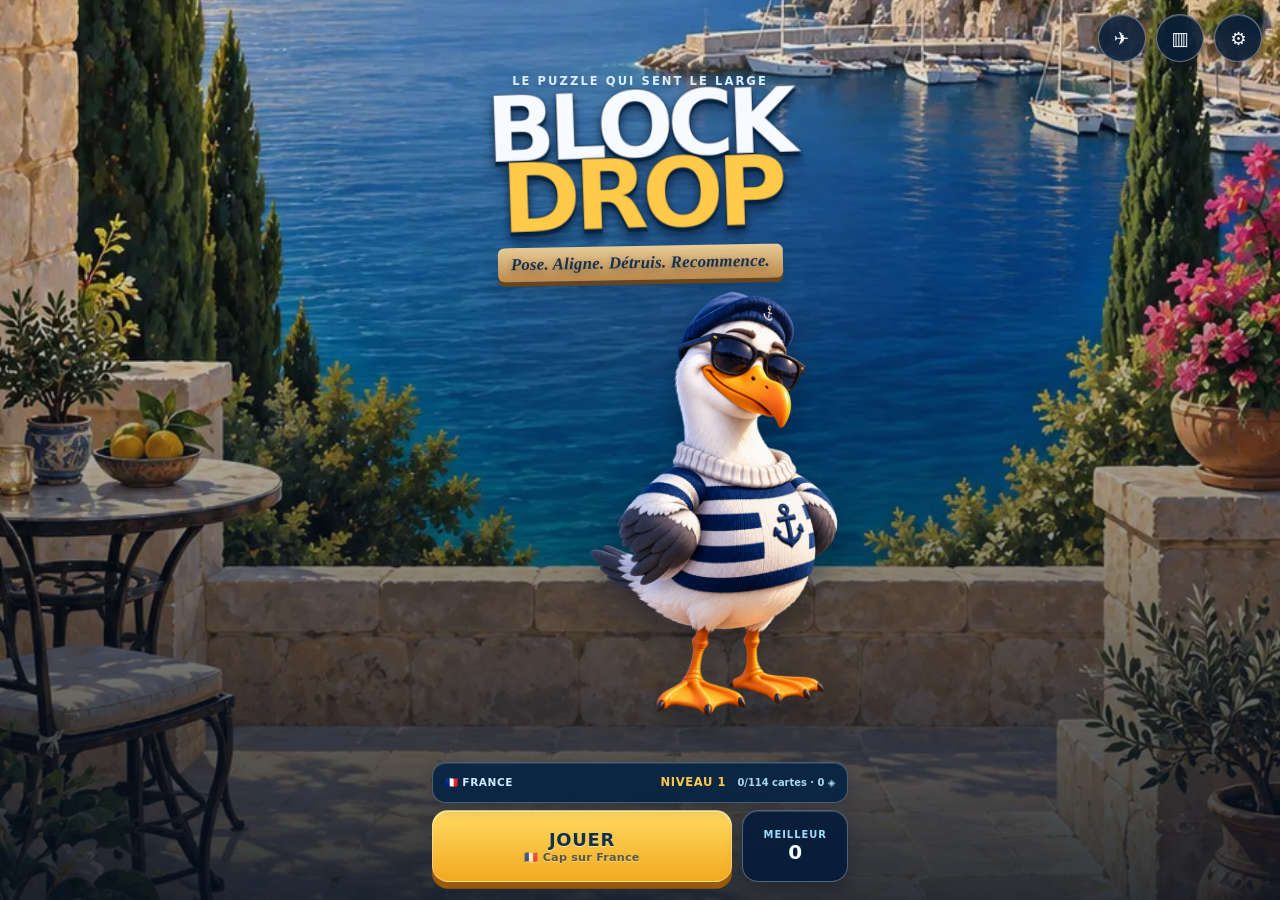
<file: app/src/main/assets/public/index.html>
<!doctype html>
<html lang="fr">
<head>
  <meta charset="utf-8">
  <meta name="viewport" content="width=device-width,initial-scale=1,maximum-scale=1,user-scalable=no,viewport-fit=cover">
  <meta name="theme-color" content="#061d3a">
  <meta name="description" content="BLOCK DROP — Pose, aligne, détruis, recommence. Un block puzzle marin simple, fluide et addictif.">
  <meta name="mobile-web-app-capable" content="yes">
  <meta name="apple-mobile-web-app-capable" content="yes">
  <meta name="apple-mobile-web-app-status-bar-style" content="black-translucent">
  <title>BLOCK DROP</title>
  <link rel="manifest" href="manifest.webmanifest">
  <link rel="apple-touch-icon" href="assets/app-icon.png">
  <link rel="icon" type="image/svg+xml" href="data:image/svg+xml,%3Csvg xmlns='http://www.w3.org/2000/svg' viewBox='0 0 64 64'%3E%3Crect width='64' height='64' rx='15' fill='%23061d3a'/%3E%3Crect x='10' y='10' width='20' height='20' rx='5' fill='%233fd2ff'/%3E%3Crect x='34' y='10' width='20' height='20' rx='5' fill='%23ffc94a'/%3E%3Crect x='10' y='34' width='20' height='20' rx='5' fill='%23ff625d'/%3E%3Cpath d='M34 34h20v20H34z' rx='5' fill='%2374df72'/%3E%3C/svg%3E">
  <link rel="stylesheet" href="styles.css">
</head>
<body>
  <div id="app" class="app" aria-label="BLOCK DROP">
    <div class="scene" aria-hidden="true"></div>
    <div id="countryBackdrop" class="country-backdrop" aria-hidden="true"></div>
    <div class="scene-tint" aria-hidden="true"></div>

    <section id="homeScreen" class="screen home-screen active" aria-labelledby="gameTitle">
      <div class="home-actions">
        <button class="round-button" id="journeyButton" type="button" aria-label="Cartes postales" title="Cartes postales">✈</button>
        <button class="round-button" id="statsButton" type="button" aria-label="Statistiques" title="Statistiques">▥</button>
        <button class="round-button" id="homeSettingsButton" type="button" aria-label="Paramètres" title="Paramètres">⚙</button>
      </div>

      <div class="brand-lockup">
        <p class="eyebrow">LE PUZZLE QUI SENT LE LARGE</p>
        <h1 id="gameTitle"><span>BLOCK</span><strong>DROP</strong></h1>
        <p class="tagline">Pose. Aligne. Détruis. Recommence.</p>
      </div>

      <img class="home-mascot" src="assets/mascot.webp" width="600" height="900" alt="La mouette BLOCK DROP en pull marin rayé">

      <div class="home-cta">
        <button id="homeJourney" class="home-journey" type="button" aria-label="Voir le tour du monde et les cartes postales">
          <span id="homeCountry">🇫🇷 FRANCE</span>
          <strong>NIVEAU <b id="homeLevel">1</b></strong>
          <small><b id="homePostcardCount">0</b>/114 cartes · <span id="homeWallet">0</span> ◈</small>
        </button>
        <div class="home-buttons-row">
          <button id="playButton" class="primary-button play-button" type="button">
            <span id="playButtonLabel">JOUER</span>
            <small id="playButtonHint">Une partie, sans pression</small>
          </button>
          <div class="best-chip" aria-label="Meilleur score">
            <span>MEILLEUR</span>
            <strong id="homeBest">0</strong>
          </div>
        </div>
      </div>
    </section>

    <section id="gameScreen" class="screen game-screen" aria-label="Partie de BLOCK DROP">
      <header class="game-header">
        <button class="round-button small" id="backButton" type="button" aria-label="Retour à l'accueil">‹</button>
        <div class="score-card current">
          <span>SCORE</span>
          <strong id="scoreValue">0</strong>
        </div>
        <div class="score-card">
          <span>MEILLEUR</span>
          <strong id="bestValue">0</strong>
        </div>
        <button class="round-button small" id="gameSettingsButton" type="button" aria-label="Paramètres">⚙</button>
      </header>

      <main class="game-main">
        <div id="comboBanner" class="combo-banner" aria-live="polite"></div>
        <div id="recordBanner" class="record-banner" aria-live="polite">NOUVEAU RECORD !</div>
        <div id="levelUpBanner" class="level-up-banner" aria-live="polite">
          <span>NIVEAU SUIVANT</span>
          <strong id="levelUpValue">2</strong>
        </div>

        <div class="journey-status" aria-label="Progression du voyage">
          <div class="journey-heading">
            <span id="countryName">🇫🇷 FRANCE</span>
            <strong>NIVEAU <b id="levelValue">1</b></strong>
          </div>
          <div class="level-progress" aria-hidden="true"><i id="levelProgressFill"></i></div>
          <small id="levelProgressText">0/2 lignes</small>
        </div>

        <div class="board-wrap">
          <div id="board" class="board" role="grid" aria-label="Grille de jeu 8 par 8"></div>
          <div id="erasePanel" class="erase-panel" hidden>
            <span><strong id="eraseCount">0</strong>/3 blocs</span>
            <button id="cancelEraseButton" type="button">ANNULER</button>
            <button id="confirmEraseButton" type="button">EFFACER</button>
          </div>
          <div id="mascotReaction" class="mascot-reaction" aria-live="polite">
            <img src="assets/mascot.webp" alt="" width="600" height="900">
            <span id="reactionText">Propre.</span>
          </div>
        </div>

        <div class="pieces-area" aria-label="Pièces disponibles">
          <div id="piecesTray" class="pieces-tray"></div>
        </div>

        <div class="bonus-bar" aria-label="Bonus">
          <button id="eraserButton" class="bonus-button" type="button">
            <span class="bonus-icon">⌫</span>
            <span>GOMME</span>
            <b id="eraserCount">1</b>
          </button>
          <button id="walletButton" class="wallet-button" type="button" aria-label="Ouvrir les jokers et voir mes pièces"><strong>◈ <span id="walletValue">0</span></strong><small id="gameHint">PIÈCES · JOKERS</small></button>
          <button id="redrawButton" class="bonus-button" type="button">
            <span class="bonus-icon">↻</span>
            <span>TIRAGE</span>
            <b id="redrawCount">1</b>
          </button>
        </div>
      </main>
    </section>

    <div id="tutorialOverlay" class="overlay tutorial-overlay" hidden>
      <div class="tutorial-card">
        <div class="tutorial-dots"><i class="active"></i><i></i><i></i></div>
        <div class="tutorial-demo" aria-hidden="true"><span></span><span></span><span></span></div>
        <h2 id="tutorialTitle">À toi de jouer</h2>
        <p id="tutorialText">Glisse une pièce sur la grille.</p>
        <button id="tutorialNext" class="primary-button compact" type="button">CONTINUER</button>
      </div>
    </div>

    <div id="gameOverOverlay" class="overlay" hidden>
      <div class="modal-card game-over-card">
        <img class="modal-mascot" src="assets/mascot.webp" alt="La mouette semble légèrement dépitée" width="600" height="900">
        <p class="eyebrow">OUPS.</p>
        <h2>TERMINÉ !</h2>
        <div class="result-grid">
          <div><span>SCORE</span><strong id="finalScore">0</strong></div>
          <div><span>MEILLEUR</span><strong id="finalBest">0</strong></div>
          <div><span>MEILLEUR COMBO</span><strong id="finalCombo">×1</strong></div>
        </div>
        <button id="replayButton" class="primary-button" type="button">REJOUER</button>
        <p class="game-over-wallet">◈ <span id="gameOverWallet">0</span> pièces</p>
        <div id="gameOverJokers" class="game-over-jokers" hidden>
          <button id="gameOverEraser" type="button">⌫ GOMME <b>×1</b></button>
          <button id="gameOverRedraw" type="button">↻ TIRAGE <b>×1</b></button>
        </div>
        <p class="ad-policy-note">Les pubs plein écran sont espacées et apparaissent uniquement entre certaines parties.</p>
        <button id="secondChanceButton" class="video-button" type="button">
          <span>▶</span>
          <span><strong>LIBÉRER DE L'ESPACE</strong><small>Seconde chance · vidéo récompensée</small></span>
        </button>
        <button id="gameOverHomeButton" class="text-button" type="button">ACCUEIL</button>
      </div>
    </div>

    <div id="shopOverlay" class="overlay" hidden>
      <div class="modal-card shop-card">
        <button class="modal-close" data-close-overlay="shopOverlay" type="button" aria-label="Fermer">×</button>
        <p class="eyebrow">LE COMPTOIR DU PORT</p>
        <h2>JOKERS</h2>
        <p class="shop-balance">◈ <strong id="shopWallet">0</strong> pièces</p>
        <button id="buyEraser" class="shop-item" type="button"><span>⌫ <strong>GOMME</strong><small>Efface jusqu'à 3 blocs</small></span><b>80 ◈</b></button>
        <button id="buyRedraw" class="shop-item" type="button"><span>↻ <strong>NOUVEAU TIRAGE</strong><small>Remplace les pièces disponibles</small></span><b>65 ◈</b></button>
        <p>Un joker de chaque type au maximum. Gagne des pièces en plaçant des blocs et en détruisant des lignes.</p>
      </div>
    </div>

    <div id="adOverlay" class="overlay ad-overlay" hidden>
      <div class="ad-card">
        <div id="adLabel" class="ad-label">PUBLICITÉ SIMULÉE</div>
        <div class="ad-visual" aria-hidden="true">
          <span class="ad-block blue"></span><span class="ad-block yellow"></span><span class="ad-block red"></span>
        </div>
        <h2>Un peu d'air arrive…</h2>
        <p id="adMessage">Récompense en préparation</p>
        <div class="ad-progress"><i id="adProgress"></i></div>
        <strong id="adCountdown">3</strong>
      </div>
    </div>

    <div id="settingsOverlay" class="overlay" hidden>
      <div class="modal-card settings-card">
        <button class="modal-close" data-close-overlay="settingsOverlay" type="button" aria-label="Fermer">×</button>
        <p class="eyebrow">À TA FAÇON</p>
        <h2>PARAMÈTRES</h2>
        <label class="setting-row"><span><strong>SONS</strong><small>Placements, lignes et combos</small></span><input id="soundToggle" type="checkbox" checked><i></i></label>
        <label class="setting-row"><span><strong>VIBRATIONS</strong><small>Retours tactiles légers</small></span><input id="vibrationToggle" type="checkbox" checked><i></i></label>
        <button id="showTutorialButton" class="secondary-button" type="button">REVOIR LE TUTORIEL</button>
        <button id="privacyOptionsButton" class="secondary-button" type="button" hidden>GÉRER MES CHOIX PUBLICITAIRES</button>
        <a class="privacy-link" href="privacy.html">POLITIQUE DE CONFIDENTIALITÉ</a>
      </div>
    </div>

    <div id="statsOverlay" class="overlay" hidden>
      <div class="modal-card stats-card">
        <button class="modal-close" data-close-overlay="statsOverlay" type="button" aria-label="Fermer">×</button>
        <p class="eyebrow">CARNET DE BORD</p>
        <h2>STATISTIQUES</h2>
        <div class="stats-list">
          <div><span>Niveau actuel</span><strong id="statsLevel">1</strong></div>
          <div><span>Cartes postales</span><strong id="statsPostcards">0/114</strong></div>
          <div><span>Pièces</span><strong id="statsCoins">0 ◈</strong></div>
          <div><span>Parties jouées</span><strong id="statsGames">0</strong></div>
          <div><span>Meilleur score</span><strong id="statsBest">0</strong></div>
          <div><span>Lignes détruites</span><strong id="statsLines">0</strong></div>
          <div><span>Meilleur combo</span><strong id="statsCombo">×1</strong></div>
          <div><span>Temps de jeu</span><strong id="statsTime">0 min</strong></div>
        </div>
      </div>
    </div>

    <div id="postcardsOverlay" class="overlay" hidden>
      <div class="modal-card postcards-card">
        <button class="modal-close" data-close-overlay="postcardsOverlay" type="button" aria-label="Fermer">×</button>
        <p class="eyebrow">LE TOUR DU MONDE</p>
        <h2>CARTES POSTALES</h2>
        <p class="postcards-intro">114 cartes à collectionner : une édition spéciale tous les 10 niveaux et d'autres cartes en détruisant des lignes.</p>
        <p id="collectionCount" class="collection-count">0/114 cartes</p>
        <div id="postcardGrid" class="postcard-grid" aria-label="Collection de cartes postales"></div>
      </div>
    </div>

    <div id="postcardRewardOverlay" class="overlay postcard-reward-overlay" hidden>
      <div class="postcard-reward-card">
        <p id="rewardEyebrow" class="eyebrow">NOUVELLE ESCALE</p>
        <h2>NOUVELLE CARTE !</h2>
        <div id="rewardPostcard" class="postcard-art reward-postcard" role="img"></div>
        <strong id="rewardCountry">🇫🇷 France</strong>
        <p>La mouette ajoute une escale à son carnet de bord.</p>
        <button id="postcardContinueButton" class="primary-button compact" type="button">CONTINUER LE VOYAGE</button>
      </div>
    </div>

    <div id="toast" class="toast" role="status" aria-live="polite"></div>
    <div id="liveRegion" class="sr-only" aria-live="polite"></div>
  </div>

  <script src="js/engine.js" defer></script>
  <script src="js/progression.js" defer></script>
  <script src="js/services.js" defer></script>
  <script src="js/app.js" defer></script>
</body>
</html>
</file>
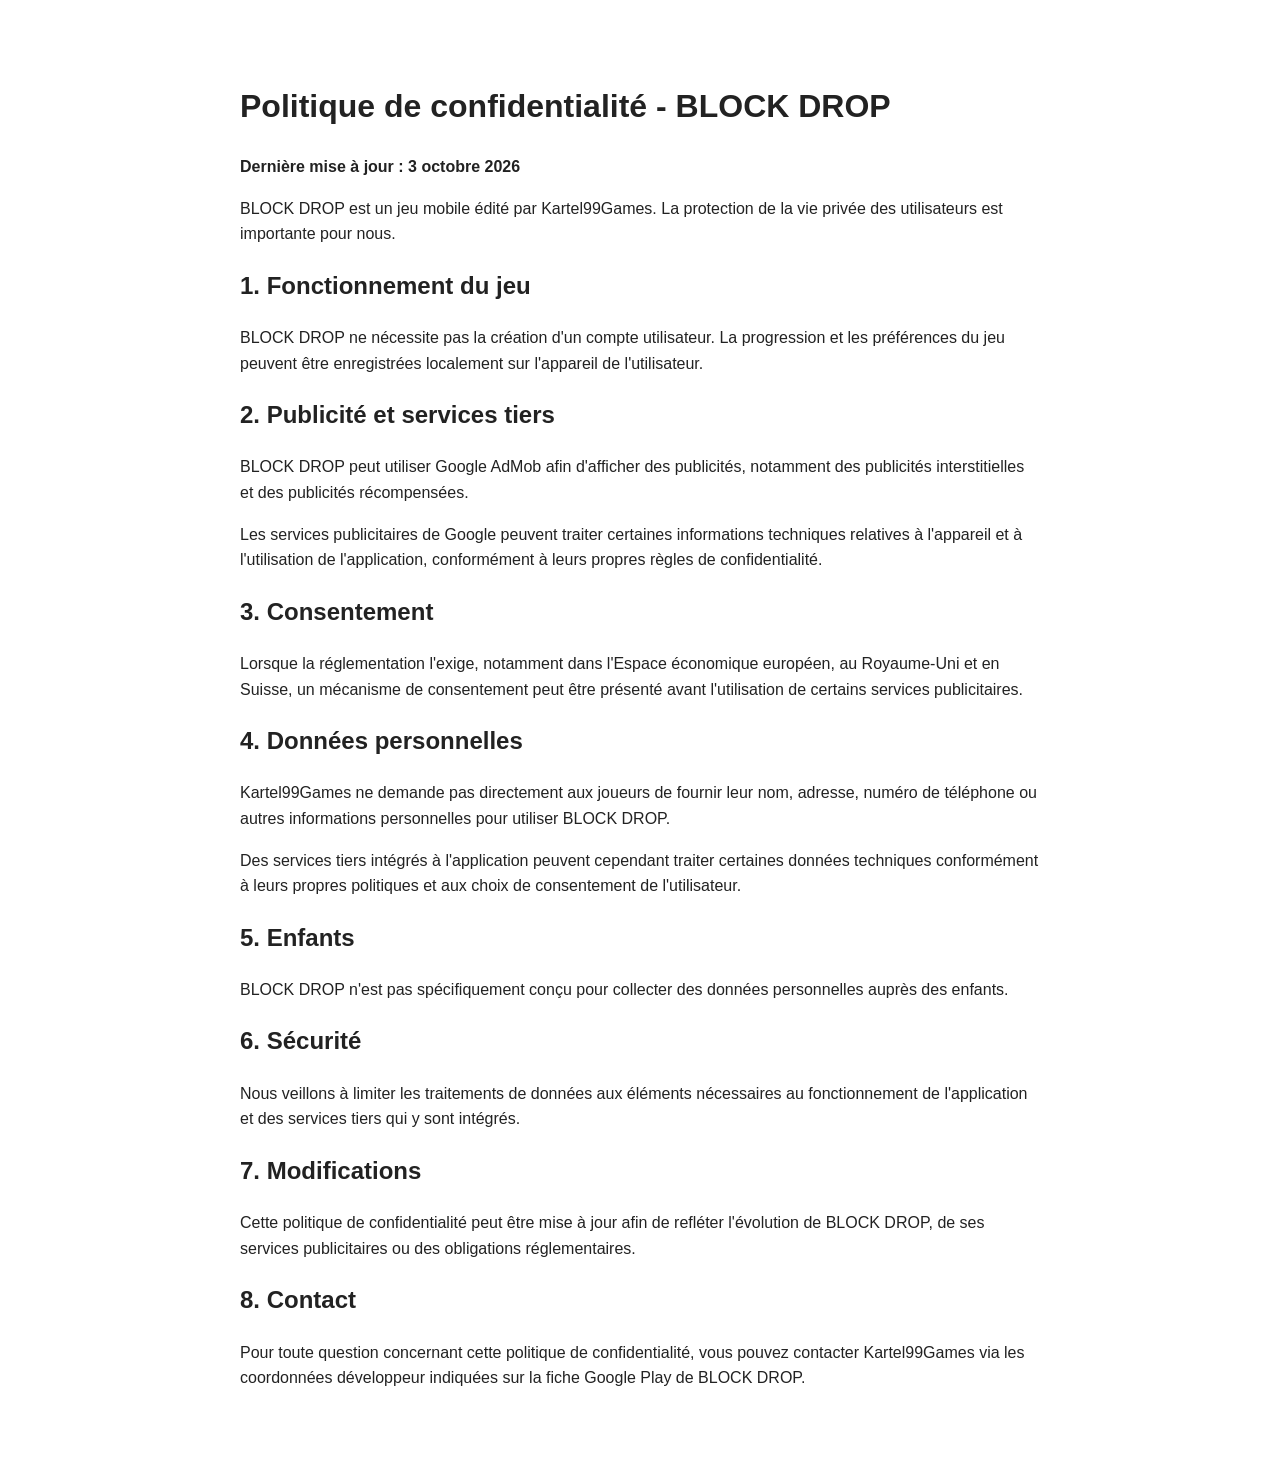
<file: privacy.html>
<!DOCTYPE html>
<html lang="fr">
<head>
    <meta charset="UTF-8">
    <meta name="viewport" content="width=device-width, initial-scale=1.0">
    <title>Politique de confidentialité - BLOCK DROP</title>
</head>

<body style="font-family:Arial,sans-serif;max-width:800px;margin:40px auto;padding:20px;line-height:1.6;color:#222;">

<h1>Politique de confidentialité - BLOCK DROP</h1>

<p><strong>Dernière mise à jour : 3 octobre 2026</strong></p>

<p>
BLOCK DROP est un jeu mobile édité par Kartel99Games.
La protection de la vie privée des utilisateurs est importante pour nous.
</p>

<h2>1. Fonctionnement du jeu</h2>

<p>
BLOCK DROP ne nécessite pas la création d'un compte utilisateur.
La progression et les préférences du jeu peuvent être enregistrées localement
sur l'appareil de l'utilisateur.
</p>

<h2>2. Publicité et services tiers</h2>

<p>
BLOCK DROP peut utiliser Google AdMob afin d'afficher des publicités,
notamment des publicités interstitielles et des publicités récompensées.
</p>

<p>
Les services publicitaires de Google peuvent traiter certaines informations
techniques relatives à l'appareil et à l'utilisation de l'application,
conformément à leurs propres règles de confidentialité.
</p>

<h2>3. Consentement</h2>

<p>
Lorsque la réglementation l'exige, notamment dans l'Espace économique européen,
au Royaume-Uni et en Suisse, un mécanisme de consentement peut être présenté
avant l'utilisation de certains services publicitaires.
</p>

<h2>4. Données personnelles</h2>

<p>
Kartel99Games ne demande pas directement aux joueurs de fournir leur nom,
adresse, numéro de téléphone ou autres informations personnelles pour utiliser
BLOCK DROP.
</p>

<p>
Des services tiers intégrés à l'application peuvent cependant traiter certaines
données techniques conformément à leurs propres politiques et aux choix de
consentement de l'utilisateur.
</p>

<h2>5. Enfants</h2>

<p>
BLOCK DROP n'est pas spécifiquement conçu pour collecter des données
personnelles auprès des enfants.
</p>

<h2>6. Sécurité</h2>

<p>
Nous veillons à limiter les traitements de données aux éléments nécessaires au
fonctionnement de l'application et des services tiers qui y sont intégrés.
</p>

<h2>7. Modifications</h2>

<p>
Cette politique de confidentialité peut être mise à jour afin de refléter
l'évolution de BLOCK DROP, de ses services publicitaires ou des obligations
réglementaires.
</p>

<h2>8. Contact</h2>

<p>
Pour toute question concernant cette politique de confidentialité,
vous pouvez contacter Kartel99Games via les coordonnées développeur
indiquées sur la fiche Google Play de BLOCK DROP.
</p>

</body>
</html>
</file>
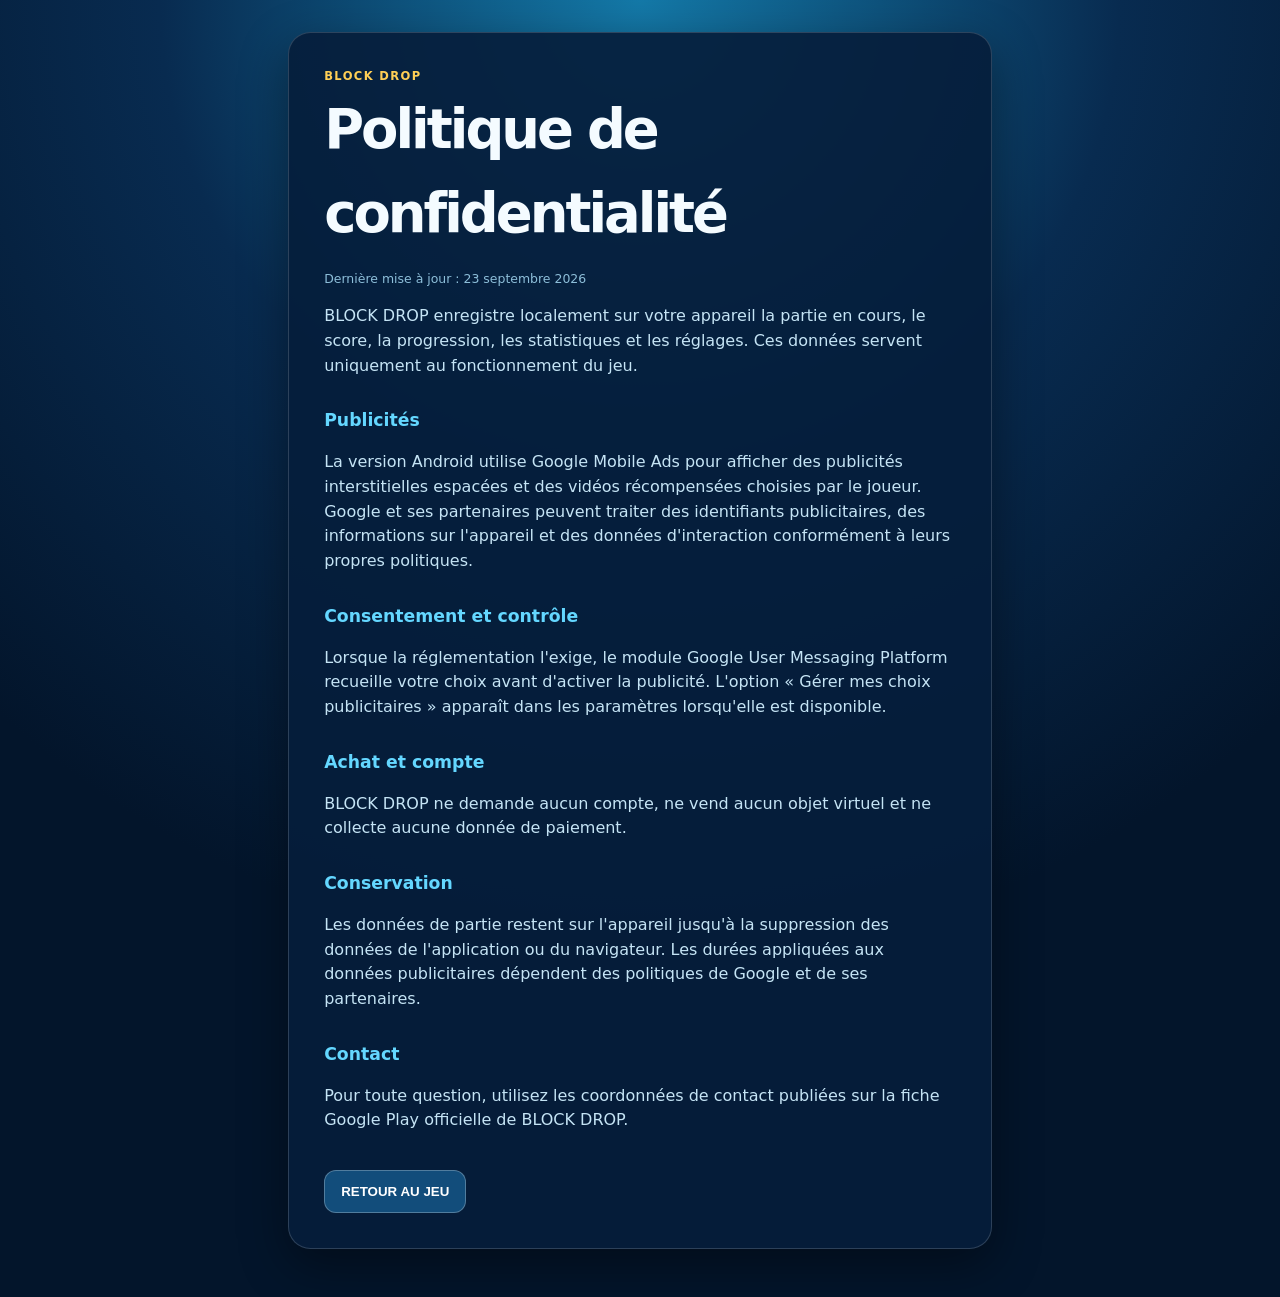
<file: app/src/main/assets/public/privacy.html>
<!doctype html>
<html lang="fr">
<head>
  <meta charset="utf-8">
  <meta name="viewport" content="width=device-width,initial-scale=1,viewport-fit=cover">
  <meta name="theme-color" content="#061e3b">
  <title>Confidentialité — BLOCK DROP</title>
  <style>
    :root{color-scheme:dark;font-family:Inter,system-ui,sans-serif;background:#03152b;color:#f4fbff}*{box-sizing:border-box}body{margin:0;padding:calc(2rem + env(safe-area-inset-top)) 1rem 3rem;background:radial-gradient(circle at top,#1479a8 0,#082b50 30rem,#03152b 60rem);line-height:1.55}main{width:min(100%,44rem);margin:auto;padding:clamp(1.2rem,4vw,2.2rem);border:1px solid #ffffff28;border-radius:1.4rem;background:#061e3bea;box-shadow:0 1rem 3rem #0006}h1{margin:.1rem 0 .25rem;font-size:clamp(2rem,8vw,3.4rem);letter-spacing:-.055em}h2{margin:1.8rem 0 .35rem;font-size:1.08rem;color:#64d7ff}p,li{color:#c5e4f5}a{color:#ffcf55}.tag{font-weight:900;letter-spacing:.12em;color:#ffcf55;font-size:.72rem}.date{font-size:.78rem;color:#8dbed9}button{margin-top:1.3rem;padding:.8rem 1rem;border:1px solid #fff4;border-radius:.75rem;background:#124d7b;color:#fff;font-weight:850;cursor:pointer}</style>
</head>
<body>
  <main>
    <div class="tag">BLOCK DROP</div>
    <h1>Politique de confidentialité</h1>
    <p class="date">Dernière mise à jour : 23 septembre 2026</p>
    <p>BLOCK DROP enregistre localement sur votre appareil la partie en cours, le score, la progression, les statistiques et les réglages. Ces données servent uniquement au fonctionnement du jeu.</p>
    <h2>Publicités</h2>
    <p>La version Android utilise Google Mobile Ads pour afficher des publicités interstitielles espacées et des vidéos récompensées choisies par le joueur. Google et ses partenaires peuvent traiter des identifiants publicitaires, des informations sur l'appareil et des données d'interaction conformément à leurs propres politiques.</p>
    <h2>Consentement et contrôle</h2>
    <p>Lorsque la réglementation l'exige, le module Google User Messaging Platform recueille votre choix avant d'activer la publicité. L'option « Gérer mes choix publicitaires » apparaît dans les paramètres lorsqu'elle est disponible.</p>
    <h2>Achat et compte</h2>
    <p>BLOCK DROP ne demande aucun compte, ne vend aucun objet virtuel et ne collecte aucune donnée de paiement.</p>
    <h2>Conservation</h2>
    <p>Les données de partie restent sur l'appareil jusqu'à la suppression des données de l'application ou du navigateur. Les durées appliquées aux données publicitaires dépendent des politiques de Google et de ses partenaires.</p>
    <h2>Contact</h2>
    <p>Pour toute question, utilisez les coordonnées de contact publiées sur la fiche Google Play officielle de BLOCK DROP.</p>
    <button type="button" onclick="history.length>1?history.back():location.href='index.html'">RETOUR AU JEU</button>
  </main>
</body>
</html>
</file>
<file: app/src/main/assets/public/styles.css>
:root {
  --navy-950: #031326;
  --navy-900: #061d3a;
  --navy-800: #0b2e55;
  --navy-700: #114a7b;
  --ocean: #168ec5;
  --sky: #4fc8f4;
  --foam: #f5fbff;
  --sand: #e6c68f;
  --gold: #ffc94a;
  --coral: #ff645d;
  --green: #65d76e;
  --violet: #8a66ed;
  --grid-size: min(92vw, 44dvh, 31rem);
  --shadow: 0 1rem 2.5rem rgba(1, 13, 31, .28);
  font-family: Inter, ui-rounded, "SF Pro Rounded", system-ui, -apple-system, BlinkMacSystemFont, "Segoe UI", sans-serif;
  color: var(--foam);
  background: var(--navy-950);
  font-synthesis: none;
}

* { box-sizing: border-box; }

html,
body {
  width: 100%;
  height: 100%;
  margin: 0;
  overflow: hidden;
  overscroll-behavior: none;
  background: var(--navy-950);
}

body {
  min-height: 100dvh;
  -webkit-tap-highlight-color: transparent;
  user-select: none;
  -webkit-user-select: none;
}

button,
input { font: inherit; }

button {
  border: 0;
  color: inherit;
  cursor: pointer;
  -webkit-tap-highlight-color: transparent;
}

button:focus-visible,
input:focus-visible + i {
  outline: .2rem solid #fff;
  outline-offset: .18rem;
}

[hidden] { display: none !important; }

.app {
  position: fixed;
  inset: 0;
  isolation: isolate;
  overflow: hidden;
  background: var(--navy-900);
}

.scene,
.country-backdrop,
.scene-tint {
  position: absolute;
  inset: 0;
  pointer-events: none;
}

.scene {
  z-index: -4;
  background: url("assets/mediterranean-port.webp") 50% 46% / cover no-repeat;
  transform: scale(1.02);
  transition: opacity .35s ease;
  animation: seaBreath 14s ease-in-out infinite alternate;
}

.country-backdrop {
  z-index: -3;
  opacity: 0;
  background-color: #1f78a5;
  background-image: url("assets/postcards-atlas.png");
  background-repeat: no-repeat;
  background-position: 33.333% 0;
  background-size: auto 500%;
  filter: saturate(1.08) brightness(.94) contrast(1.04);
  transform: scale(1.02);
  transition: opacity .35s ease, background-position .45s ease;
}

.app.playing .scene { opacity: 0; }
.app.playing .country-backdrop { opacity: .96; }

.scene-tint {
  z-index: -2;
  background:
    radial-gradient(circle at 50% 11%, rgba(255,255,255,.14), transparent 34%),
    linear-gradient(180deg, rgba(4, 27, 57, .08), rgba(4, 22, 45, .18) 36%, rgba(3, 15, 31, .82) 100%);
}

.app.playing .scene-tint {
  background:
    radial-gradient(circle at 50% 42%, rgba(255,255,255,.05), transparent 34%),
    linear-gradient(180deg, rgba(3, 24, 49, .08), rgba(3, 20, 42, .2) 55%, rgba(2, 14, 30, .48) 100%);
}

.screen {
  position: absolute;
  inset: 0;
  display: none;
  width: 100%;
  height: 100dvh;
}

.screen.active { display: flex; }

.home-screen {
  flex-direction: column;
  align-items: center;
  justify-content: space-between;
  padding: max(.9rem, env(safe-area-inset-top)) 1.1rem max(1.1rem, env(safe-area-inset-bottom));
  overflow: hidden;
}

.home-actions {
  position: relative;
  z-index: 8;
  display: flex;
  align-self: stretch;
  justify-content: flex-end;
  gap: .65rem;
}

.round-button {
  display: grid;
  place-items: center;
  width: 3rem;
  height: 3rem;
  border: 1px solid rgba(255,255,255,.38);
  border-radius: 50%;
  background: rgba(4, 27, 57, .82);
  box-shadow: 0 .45rem 1rem rgba(0, 20, 42, .2), inset 0 1px rgba(255,255,255,.2);
  font-size: 1.15rem;
  font-weight: 900;
  backdrop-filter: blur(.8rem);
  transition: transform .12s ease, background .12s ease;
}

.round-button:active { transform: scale(.93); }
.round-button.small { width: 2.7rem; height: 2.7rem; }

.brand-lockup {
  position: absolute;
  z-index: 6;
  top: max(4.65rem, calc(env(safe-area-inset-top) + 3.8rem));
  left: 50%;
  width: min(100%, 32rem);
  padding: 0 .7rem;
  text-align: center;
  text-shadow: 0 .2rem .45rem rgba(3, 20, 40, .35);
  transform: translateX(-50%);
}

.eyebrow {
  margin: 0 0 .3rem;
  color: #d7efff;
  font-size: .72rem;
  font-weight: 900;
  letter-spacing: .18em;
  text-transform: uppercase;
}

.brand-lockup h1 {
  display: flex;
  flex-direction: column;
  margin: 0;
  font-size: clamp(3.15rem, 15vw, 5.7rem);
  font-weight: 1000;
  line-height: .73;
  letter-spacing: -.075em;
  transform: rotate(-2deg);
}

.brand-lockup h1 span,
.brand-lockup h1 strong {
  position: relative;
  -webkit-text-stroke: .08rem rgba(2, 24, 50, .35);
  filter: drop-shadow(0 .3rem 0 #08284a) drop-shadow(0 .55rem .35rem rgba(0, 16, 36, .3));
}

.brand-lockup h1 span {
  color: #f7fbff;
  text-shadow: inset 0 .1rem #fff;
}

.brand-lockup h1 strong {
  z-index: 1;
  color: var(--gold);
  font-size: 1.06em;
}

.tagline {
  display: inline-block;
  margin: 1rem 0 0;
  padding: .45rem .8rem;
  border-radius: .4rem;
  background: linear-gradient(180deg, #e7cb96, #bd8a4c);
  box-shadow: 0 .28rem 0 #69451f, 0 .65rem 1rem rgba(6, 24, 44, .25);
  color: #17304c;
  font-family: Georgia, serif;
  font-size: clamp(.78rem, 3.4vw, 1.05rem);
  font-style: italic;
  font-weight: 900;
  letter-spacing: .015em;
  transform: rotate(-1deg);
}

.home-mascot {
  position: absolute;
  z-index: 4;
  top: clamp(17.5rem, 32dvh, 19.5rem);
  left: 63%;
  width: min(58vw, 18rem, calc((100dvh - 23rem) / 1.5));
  height: auto;
  transform: translateX(-50%);
  filter: drop-shadow(0 1.1rem 1rem rgba(1, 13, 28, .4));
  animation: mascotIdle 4.8s ease-in-out infinite;
  pointer-events: none;
}

.home-cta {
  position: relative;
  z-index: 7;
  display: flex;
  flex-direction: column;
  align-items: stretch;
  align-self: center;
  width: min(100%, 26rem);
  margin-top: auto;
  gap: .48rem;
}

.home-buttons-row {
  display: flex;
  align-items: stretch;
  gap: .65rem;
}

.home-journey {
  display: grid;
  min-height: 2.55rem;
  grid-template-columns: 1fr auto auto;
  align-items: center;
  padding: .5rem .72rem;
  border: 1px solid rgba(255,255,255,.26);
  border-radius: .85rem;
  background: rgba(5, 35, 67, .9);
  box-shadow: 0 .35rem .85rem rgba(0, 16, 35, .24), inset 0 1px rgba(255,255,255,.13);
  backdrop-filter: blur(.75rem);
  text-align: left;
}

.home-journey > span {
  overflow: hidden;
  color: #cdecff;
  font-size: .66rem;
  font-weight: 950;
  letter-spacing: .055em;
  text-overflow: ellipsis;
  white-space: nowrap;
}

.home-journey > strong {
  padding: 0 .7rem;
  color: var(--gold);
  font-size: .72rem;
  letter-spacing: .055em;
}

.home-journey > small {
  color: #a9d7ef;
  font-size: .62rem;
  font-weight: 850;
}

.primary-button {
  min-height: 3.5rem;
  border: 1px solid rgba(255,255,255,.32);
  border-radius: 1rem;
  background: linear-gradient(180deg, #ffda62, #f2a91f);
  box-shadow: 0 .42rem 0 #9a5a0b, 0 .75rem 1.35rem rgba(9, 40, 65, .34), inset 0 1px rgba(255,255,255,.68);
  color: #12304c;
  font-size: 1.12rem;
  font-weight: 1000;
  letter-spacing: .04em;
  text-shadow: 0 1px rgba(255,255,255,.5);
  transition: transform .1s ease, box-shadow .1s ease;
}

.primary-button:active {
  transform: translateY(.28rem);
  box-shadow: 0 .14rem 0 #9a5a0b, 0 .35rem .8rem rgba(9, 40, 65, .28), inset 0 1px rgba(255,255,255,.68);
}

.play-button {
  display: flex;
  flex: 1;
  flex-direction: column;
  align-items: center;
  justify-content: center;
  min-height: 4.5rem;
}

.play-button small {
  margin-top: .1rem;
  font-size: .7rem;
  font-weight: 800;
  letter-spacing: .02em;
  opacity: .7;
}

.best-chip {
  display: flex;
  min-width: 6.6rem;
  flex-direction: column;
  align-items: center;
  justify-content: center;
  border: 1px solid rgba(255,255,255,.3);
  border-radius: 1rem;
  background: rgba(4, 27, 57, .9);
  box-shadow: 0 .45rem 1rem rgba(0, 17, 37, .3), inset 0 1px rgba(255,255,255,.16);
  backdrop-filter: blur(.7rem);
}

.best-chip span,
.score-card span {
  color: #9edcff;
  font-size: .62rem;
  font-weight: 900;
  letter-spacing: .1em;
}

.best-chip strong { margin-top: .05rem; font-size: 1.25rem; }

.game-screen {
  flex-direction: column;
  padding: max(.55rem, env(safe-area-inset-top)) .6rem max(.45rem, env(safe-area-inset-bottom));
  background: linear-gradient(180deg, rgba(5, 34, 66, .08), rgba(2, 18, 38, .38));
  touch-action: none;
}

.game-screen::before {
  position: absolute;
  z-index: -1;
  inset: 0;
  background: radial-gradient(circle at 50% 46%, rgba(3, 22, 45, .04) 0 35%, rgba(3, 22, 45, .2) 100%);
  content: "";
}

.game-header {
  display: grid;
  z-index: 5;
  grid-template-columns: 2.7rem 1fr 1fr 2.7rem;
  align-items: center;
  width: min(100%, 36rem);
  margin: 0 auto .42rem;
  gap: .42rem;
}

.score-card {
  display: flex;
  min-width: 0;
  height: 2.72rem;
  flex-direction: column;
  align-items: center;
  justify-content: center;
  border: 1px solid rgba(255,255,255,.18);
  border-radius: .8rem;
  background: rgba(5, 32, 63, .78);
  box-shadow: inset 0 1px rgba(255,255,255,.1), 0 .3rem .8rem rgba(0, 13, 29, .16);
  backdrop-filter: blur(.6rem);
}

.score-card.current { background: linear-gradient(180deg, rgba(16, 91, 137, .88), rgba(8, 53, 91, .92)); }
.score-card strong { max-width: 100%; overflow: hidden; font-size: 1.15rem; line-height: 1.05; text-overflow: ellipsis; }

.game-main {
  position: relative;
  display: flex;
  min-height: 0;
  flex: 1;
  flex-direction: column;
  align-items: center;
  justify-content: center;
}

.journey-status {
  display: grid;
  width: min(100%, 34rem);
  min-height: 2.8rem;
  grid-template-columns: 1fr auto;
  align-items: center;
  margin: 0 0 .42rem;
  padding: .42rem .68rem;
  border: 1px solid rgba(255,255,255,.18);
  border-radius: .8rem;
  background: rgba(4, 28, 55, .78);
  box-shadow: inset 0 1px rgba(255,255,255,.09), 0 .3rem .7rem rgba(0,0,0,.13);
  backdrop-filter: blur(.65rem);
  gap: .2rem .55rem;
}

.journey-heading {
  display: flex;
  align-items: baseline;
  justify-content: space-between;
  grid-column: 1 / -1;
  gap: .5rem;
}

.journey-heading span {
  overflow: hidden;
  color: #d7efff;
  font-size: .68rem;
  font-weight: 950;
  letter-spacing: .06em;
  text-overflow: ellipsis;
  text-transform: uppercase;
  white-space: nowrap;
}

.journey-heading strong {
  flex: 0 0 auto;
  color: var(--gold);
  font-size: .67rem;
  letter-spacing: .07em;
}

.level-progress {
  height: .36rem;
  overflow: hidden;
  border-radius: 2rem;
  background: rgba(255,255,255,.12);
  box-shadow: inset 0 .08rem .12rem rgba(0,0,0,.22);
}

.level-progress i {
  display: block;
  width: 0;
  height: 100%;
  border-radius: inherit;
  background: linear-gradient(90deg, #35c9f5, #ffd252);
  box-shadow: 0 0 .55rem rgba(61, 207, 247, .55);
  transition: width .28s ease;
}

.journey-status small {
  color: #a9d7ef;
  font-size: .57rem;
  font-weight: 850;
  white-space: nowrap;
}

.board-wrap { position: relative; width: var(--grid-size); max-width: 100%; }

.board {
  display: grid;
  width: 100%;
  aspect-ratio: 1;
  grid-template-columns: repeat(8, 1fr);
  grid-template-rows: repeat(8, 1fr);
  gap: clamp(.18rem, .8vw, .3rem);
  padding: clamp(.38rem, 1.4vw, .62rem);
  border: 1px solid rgba(137, 211, 255, .23);
  border-radius: clamp(.95rem, 4vw, 1.4rem);
  background:
    linear-gradient(145deg, rgba(15, 65, 106, .35), transparent 50%),
    rgba(6, 29, 59, .86);
  backdrop-filter: blur(.12rem);
  box-shadow: var(--shadow), inset 0 0 0 .18rem rgba(1, 12, 28, .32), inset 0 1px rgba(255,255,255,.1);
  touch-action: none;
}

.cell {
  position: relative;
  min-width: 0;
  border-radius: 22%;
  background: rgba(33, 82, 120, .33);
  box-shadow: inset 0 .08rem .18rem rgba(0,0,0,.25), 0 1px rgba(255,255,255,.03);
  transition: background .09s ease, transform .12s ease, opacity .16s ease, box-shadow .09s ease;
}

.cell.filled,
.piece-block,
.drag-cell {
  background-color: var(--block-color);
  background-image:
    linear-gradient(155deg, rgba(255,255,255,.52), transparent 32%),
    linear-gradient(180deg, rgba(255,255,255,.09), rgba(0,0,0,.15));
  box-shadow:
    inset 0 .12rem .12rem rgba(255,255,255,.35),
    inset 0 -.13rem .18rem rgba(0,0,0,.18),
    0 .12rem .22rem rgba(1, 15, 31, .34);
}

.color-blue { --block-color: #2eb9f0; }
.color-turquoise { --block-color: #2fd6c7; }
.color-green { --block-color: #6bd663; }
.color-yellow { --block-color: #ffca45; }
.color-orange { --block-color: #ff963b; }
.color-red { --block-color: #f65c61; }
.color-violet { --block-color: #8f65e8; }

.cell.preview-valid {
  background: color-mix(in srgb, var(--preview-color) 52%, rgba(255,255,255,.16));
  box-shadow: inset 0 0 0 .12rem rgba(255,255,255,.58), 0 0 .65rem color-mix(in srgb, var(--preview-color) 60%, transparent);
  transform: scale(.94);
}

.cell.drop-in { animation: blockDrop .15s cubic-bezier(.16,.9,.25,1.35); }
.cell.clearing { z-index: 2; animation: blockClear .27s ease forwards; }
.cell.erase-selected { box-shadow: inset 0 0 0 .15rem #fff, 0 0 .8rem #ffdf67; transform: scale(.88) rotate(4deg); }
.board.erase-mode .cell.filled { cursor: crosshair; }

.pieces-area {
  width: min(100%, 34rem);
  min-height: clamp(5.4rem, 13dvh, 7.4rem);
  padding: .42rem 0 .28rem;
}

.pieces-tray {
  display: grid;
  width: 100%;
  height: 100%;
  grid-template-columns: repeat(3, 1fr);
  gap: .48rem;
}

.piece-slot {
  position: relative;
  display: grid;
  min-width: 0;
  min-height: 4.8rem;
  place-items: center;
  border: 1px solid rgba(123, 201, 247, .18);
  border-radius: .95rem;
  background: rgba(5, 32, 62, .72);
  box-shadow: inset 0 1px rgba(255,255,255,.08), 0 .28rem .7rem rgba(0, 12, 27, .16);
  touch-action: none;
  transition: transform .1s ease, opacity .1s ease, border-color .1s ease;
}

.piece-slot:active { transform: scale(.96); }
.piece-slot.dragging { opacity: .16; }
.piece-slot.used { opacity: .2; pointer-events: none; }

.piece-shape {
  display: grid;
  grid-template-columns: repeat(var(--piece-cols), var(--mini-cell));
  grid-template-rows: repeat(var(--piece-rows), var(--mini-cell));
  gap: .18rem;
  --mini-cell: clamp(.92rem, 4.7vw, 1.55rem);
  filter: drop-shadow(0 .15rem .18rem rgba(0, 11, 26, .28));
}

.piece-block {
  width: var(--mini-cell);
  height: var(--mini-cell);
  border-radius: 24%;
}

.piece-block.empty { visibility: hidden; }

.drag-piece {
  position: fixed;
  z-index: 100;
  display: grid;
  grid-template-columns: repeat(var(--piece-cols), var(--drag-cell));
  grid-template-rows: repeat(var(--piece-rows), var(--drag-cell));
  gap: var(--drag-gap);
  transform: translate3d(var(--drag-x), var(--drag-y), 0) scale(1.05);
  filter: drop-shadow(0 .55rem .42rem rgba(0, 12, 28, .34));
  pointer-events: none;
  will-change: transform;
}

.drag-cell {
  width: var(--drag-cell);
  height: var(--drag-cell);
  border-radius: 22%;
}
.drag-cell.empty { visibility: hidden; }
.drag-piece.invalid { opacity: .52; filter: grayscale(.4) drop-shadow(0 .25rem .3rem rgba(80,0,0,.3)); }

.bonus-bar {
  display: grid;
  width: min(100%, 34rem);
  min-height: 3.3rem;
  grid-template-columns: 5rem 1fr 5rem;
  align-items: center;
  gap: .4rem;
}

.bonus-button {
  position: relative;
  display: flex;
  height: 3.15rem;
  flex-direction: column;
  align-items: center;
  justify-content: center;
  border: 1px solid rgba(255,255,255,.18);
  border-radius: .8rem;
  background: linear-gradient(180deg, rgba(18, 74, 119, .95), rgba(7, 43, 78, .96));
  box-shadow: 0 .18rem 0 #04182d, inset 0 1px rgba(255,255,255,.15);
  font-size: .56rem;
  font-weight: 900;
  letter-spacing: .06em;
}

.bonus-button:active { transform: translateY(.12rem); }
.bonus-button:disabled { opacity: .35; filter: grayscale(.7); pointer-events: none; }
.bonus-button.need-purchase b { background: #e9b84c; color: #102b44; }
.wallet-button { display: flex; min-width: 0; flex-direction: column; align-items: center; justify-content: center; gap: .08rem; padding: .3rem; border: 1px solid rgba(255,220,116,.42); border-radius: .75rem; background: rgba(4,34,62,.82); color: #ffdd79; }
.wallet-button strong { font-size: 1rem; line-height: 1.05; }
.wallet-button small { color: #d9e9f2; font-size: .58rem; font-weight: 800; letter-spacing: .03em; text-align: center; }
.bonus-icon { font-size: 1.18rem; line-height: 1; }
.bonus-button b {
  position: absolute;
  top: -.3rem;
  right: -.25rem;
  display: grid;
  width: 1.25rem;
  height: 1.25rem;
  place-items: center;
  border: 2px solid var(--navy-900);
  border-radius: 50%;
  background: var(--coral);
  color: #fff;
  font-size: .65rem;
}

.game-hint {
  margin: 0;
  color: #b9def4;
  font-size: clamp(.68rem, 2.8vw, .82rem);
  font-weight: 750;
  line-height: 1.2;
  text-align: center;
}

.combo-banner,
.record-banner {
  position: absolute;
  z-index: 15;
  top: 38%;
  left: 50%;
  opacity: 0;
  color: #fff;
  font-size: clamp(1.8rem, 10vw, 3.2rem);
  font-weight: 1000;
  letter-spacing: -.04em;
  text-align: center;
  text-shadow: 0 .18rem 0 #0b5486, 0 0 1.2rem #4ed7ff;
  transform: translate(-50%, -50%) scale(.7) rotate(-4deg);
  pointer-events: none;
}

.combo-banner.show { animation: comboPop .82s ease both; }
.record-banner { top: 10%; width: 100%; color: var(--gold); font-size: clamp(1.3rem, 6vw, 2.2rem); text-shadow: 0 .15rem 0 #8d5209, 0 0 1rem rgba(255,212,74,.7); }
.record-banner.show { animation: comboPop 1.2s ease both; }

.level-up-banner {
  position: absolute;
  z-index: 16;
  top: 16%;
  left: 50%;
  display: flex;
  flex-direction: column;
  align-items: center;
  opacity: 0;
  padding: .65rem 1.2rem .7rem;
  border: 1px solid rgba(255,255,255,.35);
  border-radius: 1rem;
  background: rgba(5, 35, 69, .94);
  box-shadow: 0 .75rem 1.8rem rgba(0,0,0,.33), inset 0 1px rgba(255,255,255,.16);
  transform: translate(-50%, -50%) scale(.75);
  pointer-events: none;
}

.level-up-banner span { color: #a9dcf7; font-size: .6rem; font-weight: 950; letter-spacing: .12em; }
.level-up-banner strong { color: var(--gold); font-size: 1.8rem; line-height: 1.05; text-shadow: 0 .12rem 0 #925608; }
.level-up-banner.show { animation: levelUpPop 1.15s ease both; }

.mascot-reaction {
  position: absolute;
  z-index: 12;
  right: -.25rem;
  bottom: .25rem;
  display: flex;
  align-items: center;
  opacity: 0;
  transform: translateY(.5rem);
  pointer-events: none;
}

.mascot-reaction.show { animation: reaction 2.1s ease both; }
.mascot-reaction img { width: 3.4rem; height: 3.4rem; border: 2px solid #fff; border-radius: 50%; background: var(--navy-800); object-fit: cover; object-position: 50% 18%; }
.mascot-reaction span { margin-right: -.35rem; padding: .4rem .65rem; border-radius: .8rem .8rem .15rem .8rem; background: #fff; box-shadow: 0 .3rem .6rem rgba(0,0,0,.2); color: var(--navy-900); font-size: .75rem; font-weight: 900; }

.erase-panel {
  position: absolute;
  z-index: 20;
  right: .55rem;
  bottom: .55rem;
  left: .55rem;
  display: grid;
  grid-template-columns: 1fr auto auto;
  align-items: center;
  padding: .45rem;
  border: 1px solid rgba(255,255,255,.25);
  border-radius: .75rem;
  background: rgba(3, 22, 45, .94);
  box-shadow: 0 .5rem 1rem rgba(0,0,0,.3);
  gap: .4rem;
}

.erase-panel span { padding-left: .35rem; font-size: .77rem; font-weight: 800; }
.erase-panel button { padding: .55rem .62rem; border-radius: .55rem; background: #174d78; font-size: .64rem; font-weight: 900; }
.erase-panel button:last-child { background: var(--gold); color: var(--navy-900); }

.overlay {
  position: fixed;
  z-index: 200;
  inset: 0;
  display: grid;
  place-items: center;
  padding: 1.1rem;
  background: rgba(1, 12, 27, .74);
  backdrop-filter: blur(.55rem);
  touch-action: none;
}

.modal-card,
.tutorial-card,
.ad-card {
  position: relative;
  width: min(100%, 25rem);
  padding: 1.3rem;
  border: 1px solid rgba(255,255,255,.2);
  border-radius: 1.45rem;
  background:
    linear-gradient(145deg, rgba(27, 86, 128, .32), transparent 40%),
    #061e3b;
  box-shadow: 0 1.3rem 3.5rem rgba(0, 9, 22, .48), inset 0 1px rgba(255,255,255,.12);
  text-align: center;
}

.modal-card h2,
.tutorial-card h2,
.ad-card h2 { margin: .1rem 0 .65rem; font-size: 1.65rem; font-weight: 1000; letter-spacing: -.04em; }
.modal-close { position: absolute; top: .7rem; right: .7rem; width: 2.3rem; height: 2.3rem; border-radius: 50%; background: rgba(255,255,255,.1); font-size: 1.35rem; }

.tutorial-card { overflow: hidden; padding: 1.5rem; }
.tutorial-card p { min-height: 2.6rem; margin: 0 0 1rem; color: #cdeaff; line-height: 1.4; }
.tutorial-dots { display: flex; justify-content: center; margin-bottom: 1rem; gap: .35rem; }
.tutorial-dots i { width: .45rem; height: .45rem; border-radius: 50%; background: rgba(255,255,255,.25); }
.tutorial-dots i.active { width: 1.2rem; border-radius: 1rem; background: var(--gold); }
.tutorial-demo { display: flex; justify-content: center; margin: .5rem 0 1.1rem; gap: .28rem; animation: tutorialMove 1.8s ease-in-out infinite; }
.tutorial-demo span { width: 2rem; height: 2rem; border-radius: .45rem; background: linear-gradient(145deg, #70ddff, #178dc7); box-shadow: inset 0 2px rgba(255,255,255,.4), 0 .2rem .35rem rgba(0,0,0,.25); }
.primary-button.compact { width: 100%; min-height: 3.2rem; }

.modal-mascot { width: 7.2rem; height: 7.2rem; margin: -5.1rem auto -.2rem; border: .32rem solid #fff; border-radius: 50%; background: #0b355d; object-fit: cover; object-position: 50% 17%; filter: drop-shadow(0 .5rem .6rem rgba(0,0,0,.25)); }
.game-over-card { margin-top: 2.4rem; }
.game-over-card .eyebrow { margin-top: .45rem; }
.result-grid { display: grid; grid-template-columns: repeat(3, 1fr); margin: .8rem 0 1rem; gap: .45rem; }
.result-grid div { padding: .65rem .3rem; border-radius: .75rem; background: rgba(255,255,255,.07); }
.result-grid span { display: block; min-height: 1.8em; color: #9ddaff; font-size: .58rem; font-weight: 900; letter-spacing: .06em; }
.result-grid strong { display: block; margin-top: .15rem; font-size: 1.08rem; }
.game-over-card > .primary-button { width: 100%; }
.game-over-jokers { display: flex; gap: .55rem; margin-top: .8rem; }
.game-over-jokers button { flex: 1; min-height: 2.7rem; border: 1px solid rgba(255,255,255,.28); border-radius: .75rem; background: #175b83; color: #fff; font-size: .72rem; font-weight: 900; }
.game-over-jokers b { color: #ffda62; }
.game-over-wallet { margin: .7rem 0 .05rem; color: #ffdc77; font-size: .88rem; font-weight: 900; text-align: center; }
.shop-card { width: min(92vw, 26rem); }
.shop-balance { margin: .2rem 0 1rem; color: #ffdb79; font-size: 1.15rem; }
.shop-item { display: flex; width: 100%; min-height: 4.5rem; align-items: center; justify-content: space-between; gap: .5rem; margin: .55rem 0; padding: .65rem .8rem; border: 1px solid rgba(255,255,255,.24); border-radius: .85rem; background: #15587f; color: #fff; text-align: left; }
.shop-item span { display: grid; gap: .12rem; font-size: 1.1rem; }
.shop-item strong { display: inline; font-size: .85rem; }
.shop-item small { color: #bce1f3; font-size: .68rem; }
.shop-item b { flex: none; color: #ffe080; font-size: .85rem; }
.shop-item:disabled { opacity: .5; }
.shop-card > p:last-child { color: #bce1f3; font-size: .7rem; line-height: 1.4; }
.ad-policy-note { margin: .5rem .4rem 0; color: #8fc4e2; font-size: .6rem; line-height: 1.35; }

.video-button {
  display: flex;
  width: 100%;
  align-items: center;
  justify-content: center;
  margin-top: .85rem;
  padding: .7rem;
  border: 1px solid rgba(255,255,255,.22);
  border-radius: .85rem;
  background: #124d7b;
  gap: .65rem;
}
.video-button > span:first-child { display: grid; width: 2.2rem; height: 2.2rem; place-items: center; border-radius: 50%; background: var(--coral); }
.video-button > span:last-child { display: flex; flex-direction: column; text-align: left; }
.video-button strong { font-size: .75rem; }
.video-button small { margin-top: .1rem; color: #b8dff6; font-size: .63rem; }
.video-button:disabled { display: none; }
.text-button { margin-top: .8rem; padding: .55rem 1rem; background: transparent; color: #aedcf7; font-size: .75rem; font-weight: 900; }

.setting-row {
  position: relative;
  display: flex;
  align-items: center;
  justify-content: space-between;
  padding: .85rem .2rem;
  border-bottom: 1px solid rgba(255,255,255,.1);
  text-align: left;
  cursor: pointer;
}
.setting-row span { display: flex; flex-direction: column; }
.setting-row strong { font-size: .82rem; }
.setting-row small { margin-top: .14rem; color: #9ccde9; font-size: .67rem; }
.setting-row input { position: absolute; opacity: 0; }
.setting-row i { position: relative; width: 3rem; height: 1.65rem; border-radius: 2rem; background: #173d60; box-shadow: inset 0 .1rem .25rem rgba(0,0,0,.28); transition: background .16s ease; }
.setting-row i::after { position: absolute; top: .2rem; left: .2rem; width: 1.25rem; height: 1.25rem; border-radius: 50%; background: #fff; box-shadow: 0 .12rem .25rem rgba(0,0,0,.28); content: ""; transition: transform .16s ease; }
.setting-row input:checked + i { background: var(--green); }
.setting-row input:checked + i::after { transform: translateX(1.35rem); }
.secondary-button { width: 100%; margin-top: 1rem; padding: .85rem; border: 1px solid rgba(255,255,255,.2); border-radius: .8rem; background: #123f68; font-size: .75rem; font-weight: 900; }
.privacy-link { display: inline-block; margin-top: 1rem; color: #9fd3ed; font-size: .64rem; font-weight: 850; letter-spacing: .04em; text-decoration: underline; text-underline-offset: .2rem; }

.stats-list { margin-top: .9rem; }
.stats-list div { display: flex; align-items: center; justify-content: space-between; padding: .72rem .1rem; border-bottom: 1px solid rgba(255,255,255,.09); }
.stats-list span { color: #aed9f1; font-size: .8rem; }
.stats-list strong { font-size: 1.02rem; }

.postcards-card {
  width: min(100%, 31rem);
  max-height: min(88dvh, 48rem);
  overflow: hidden auto;
  padding: 1.25rem 1rem 1rem;
  overscroll-behavior: contain;
}

.postcards-intro {
  margin: -.15rem 1.8rem .9rem;
  color: #acd9f1;
  font-size: .74rem;
  line-height: 1.35;
}
.collection-count { margin: -.3rem 0 .7rem; color: #ffdd79; font-size: .8rem; font-weight: 900; }

.postcard-grid {
  display: grid;
  grid-template-columns: repeat(3, 1fr);
  gap: .62rem;
}

.postcard-item {
  position: relative;
  min-width: 0;
  padding: .28rem;
  border: 1px solid rgba(255,255,255,.16);
  border-radius: .72rem;
  background: rgba(255,255,255,.07);
  box-shadow: 0 .35rem .7rem rgba(0,0,0,.17);
}

.postcard-art {
  width: 100%;
  aspect-ratio: 1;
  border-radius: .5rem;
  background-image: url("assets/postcards-atlas.png");
  background-repeat: no-repeat;
  background-position: var(--post-x, 0%) var(--post-y, 0%);
  background-size: 300% 200%;
  box-shadow: inset 0 0 0 1px rgba(255,255,255,.22);
}
.postcard-art::before { display: grid; width: 1.28rem; height: 1.28rem; place-items: center; margin: .3rem .3rem 0 auto; border: 1px solid rgba(255,255,255,.9); border-radius: 50%; background: rgba(4,30,56,.62); color: #fff; content: attr(data-edition); font-size: .76rem; text-shadow: 0 1px #123; }

.postcard-item span {
  display: block;
  overflow: hidden;
  padding: .38rem .15rem .12rem;
  color: #e9f7ff;
  font-size: .59rem;
  font-weight: 900;
  text-overflow: ellipsis;
  white-space: nowrap;
}

.postcard-item.locked .postcard-art { filter: grayscale(1) brightness(.35) blur(.08rem); }
.postcard-item.locked::after {
  position: absolute;
  top: 38%;
  left: 50%;
  padding: .25rem .36rem;
  border: 1px solid rgba(255,255,255,.25);
  border-radius: .4rem;
  background: rgba(3, 21, 43, .84);
  color: #fff;
  content: "🔒 " attr(data-level);
  font-size: .5rem;
  font-weight: 900;
  transform: translate(-50%, -50%);
  white-space: nowrap;
}

.postcard-reward-overlay { background: rgba(1, 13, 29, .84); }
.postcard-reward-card {
  width: min(100%, 25rem);
  padding: 1.25rem 1.25rem 1.35rem;
  border: 1px solid rgba(255,255,255,.22);
  border-radius: 1.45rem;
  background: linear-gradient(145deg, #124f7c, #061d3a 68%);
  box-shadow: 0 1.4rem 3.5rem rgba(0,0,0,.48), inset 0 1px rgba(255,255,255,.15);
  text-align: center;
}

.postcard-reward-card h2 { margin: .1rem 0 .8rem; font-size: 1.65rem; letter-spacing: -.04em; }
.reward-postcard {
  width: min(62vw, 14.5rem);
  margin: 0 auto .75rem;
  border: .38rem solid #f8f4e8;
  border-radius: .35rem;
  box-shadow: 0 .9rem 1.5rem rgba(0,0,0,.34);
  transform: rotate(-1.5deg);
  animation: postcardArrives .55s cubic-bezier(.18,.85,.25,1.2) both;
}

.postcard-reward-card > strong { display: block; color: var(--gold); font-size: 1.08rem; }
.postcard-reward-card > p:not(.eyebrow) { margin: .35rem 0 .9rem; color: #b9def3; font-size: .74rem; }

.ad-card { overflow: hidden; }
.ad-label { display: inline-block; padding: .3rem .55rem; border-radius: .35rem; background: rgba(255,255,255,.1); color: #acd7ef; font-size: .6rem; font-weight: 900; letter-spacing: .12em; }
.ad-visual { display: flex; align-items: flex-end; justify-content: center; height: 8rem; margin: 1rem 0 .6rem; gap: .4rem; }
.ad-block { display: block; width: 4rem; height: 4rem; border-radius: .8rem; box-shadow: inset 0 .2rem rgba(255,255,255,.35), 0 .5rem 1rem rgba(0,0,0,.3); animation: adBlocks 1.25s ease-in-out infinite alternate; }
.ad-block:nth-child(2) { transform: translateY(-1.5rem); animation-delay: -.35s; }
.ad-block:nth-child(3) { animation-delay: -.7s; }
.ad-block.blue { background: #32bff4; }
.ad-block.yellow { background: #ffcb46; }
.ad-block.red { background: #f85f62; }
.ad-card p { margin: 0 0 .7rem; color: #abd7ef; font-size: .78rem; }
.ad-progress { height: .42rem; overflow: hidden; border-radius: 1rem; background: rgba(255,255,255,.12); }
.ad-progress i { display: block; width: 0; height: 100%; border-radius: inherit; background: linear-gradient(90deg, #32c8f7, #75e381); }
.ad-card > strong { display: block; margin-top: .7rem; font-size: 1.4rem; }

.toast {
  position: fixed;
  z-index: 300;
  bottom: calc(1rem + env(safe-area-inset-bottom));
  left: 50%;
  max-width: calc(100% - 2rem);
  padding: .7rem 1rem;
  border: 1px solid rgba(255,255,255,.2);
  border-radius: 1rem;
  opacity: 0;
  background: rgba(4, 29, 57, .94);
  box-shadow: 0 .5rem 1.2rem rgba(0,0,0,.3);
  color: #fff;
  font-size: .76rem;
  font-weight: 800;
  text-align: center;
  transform: translate(-50%, 1rem);
  pointer-events: none;
}
.toast.show { animation: toast 2s ease both; }

.sr-only { position: absolute; width: 1px; height: 1px; margin: -1px; overflow: hidden; clip: rect(0,0,0,0); white-space: nowrap; }

@keyframes seaBreath { to { transform: scale(1.045) translateY(-.25rem); } }
@keyframes mascotIdle { 0%,100% { transform: translateX(-50%) translateY(0) rotate(-.5deg); } 50% { transform: translateX(-50%) translateY(-.38rem) rotate(.45deg); } }
@keyframes blockDrop { 0% { transform: scale(1.22); filter: brightness(1.4); } 70% { transform: scale(.92); } 100% { transform: scale(1); } }
@keyframes blockClear { 0% { transform: scale(1); filter: brightness(1); } 35% { transform: scale(1.16); filter: brightness(1.7); box-shadow: 0 0 1rem #fff; } 100% { transform: scale(.1) rotate(18deg); opacity: 0; filter: brightness(2); } }
@keyframes comboPop { 0% { opacity: 0; transform: translate(-50%, -50%) scale(.55) rotate(-5deg); } 18% { opacity: 1; transform: translate(-50%, -50%) scale(1.12) rotate(2deg); } 64% { opacity: 1; transform: translate(-50%, -50%) scale(1) rotate(-1deg); } 100% { opacity: 0; transform: translate(-50%, -68%) scale(.9); } }
@keyframes levelUpPop { 0% { opacity: 0; transform: translate(-50%, -50%) scale(.65); } 16%,70% { opacity: 1; transform: translate(-50%, -50%) scale(1); } 100% { opacity: 0; transform: translate(-50%, -75%) scale(.92); } }
@keyframes postcardArrives { from { opacity: 0; transform: translateY(1.4rem) rotate(-7deg) scale(.82); } to { opacity: 1; transform: translateY(0) rotate(-1.5deg) scale(1); } }
@keyframes reaction { 0%,100% { opacity: 0; transform: translateY(.5rem) scale(.9); } 12%,78% { opacity: 1; transform: translateY(0) scale(1); } }
@keyframes tutorialMove { 0%,100% { transform: translateX(-1.2rem); } 50% { transform: translateX(1.2rem); } }
@keyframes adBlocks { to { transform: translateY(-.55rem) rotate(3deg); filter: brightness(1.18); } }
@keyframes toast { 0%,100% { opacity: 0; transform: translate(-50%, 1rem); } 12%,82% { opacity: 1; transform: translate(-50%, 0); } }

@media (max-height: 700px) {
  :root { --grid-size: min(88vw, 42dvh, 26rem); }
  .game-header { margin-bottom: .25rem; }
  .journey-status { min-height: 2.35rem; margin-bottom: .25rem; padding: .28rem .58rem; }
  .pieces-area { min-height: 4.65rem; padding: .25rem 0 .18rem; }
  .piece-slot { min-height: 4.15rem; }
  .piece-shape { --mini-cell: clamp(.78rem, 4vw, 1.25rem); gap: .14rem; }
  .bonus-bar { min-height: 2.8rem; }
  .bonus-button { height: 2.7rem; }
  .home-mascot { top: 14.5rem; left: 65%; width: min(53vw, 15.5rem, calc((100dvh - 23rem) / 1.5)); }
  .brand-lockup h1 { font-size: clamp(2.65rem, 12vw, 4.6rem); }
  .tagline { margin-top: .75rem; }
  .home-journey { min-height: 2.2rem; padding-block: .35rem; }
  .play-button { min-height: 4rem; }
}

@media (min-width: 700px) and (min-height: 700px) {
  :root { --grid-size: min(68vw, 51dvh, 32rem); }
  .game-screen { justify-content: center; }
  .game-header { margin-top: .5rem; }
  .home-mascot { left: 56%; }
}

@media (prefers-reduced-motion: reduce) {
  *, *::before, *::after { scroll-behavior: auto !important; animation-duration: .01ms !important; animation-iteration-count: 1 !important; transition-duration: .01ms !important; }
}
</file>
